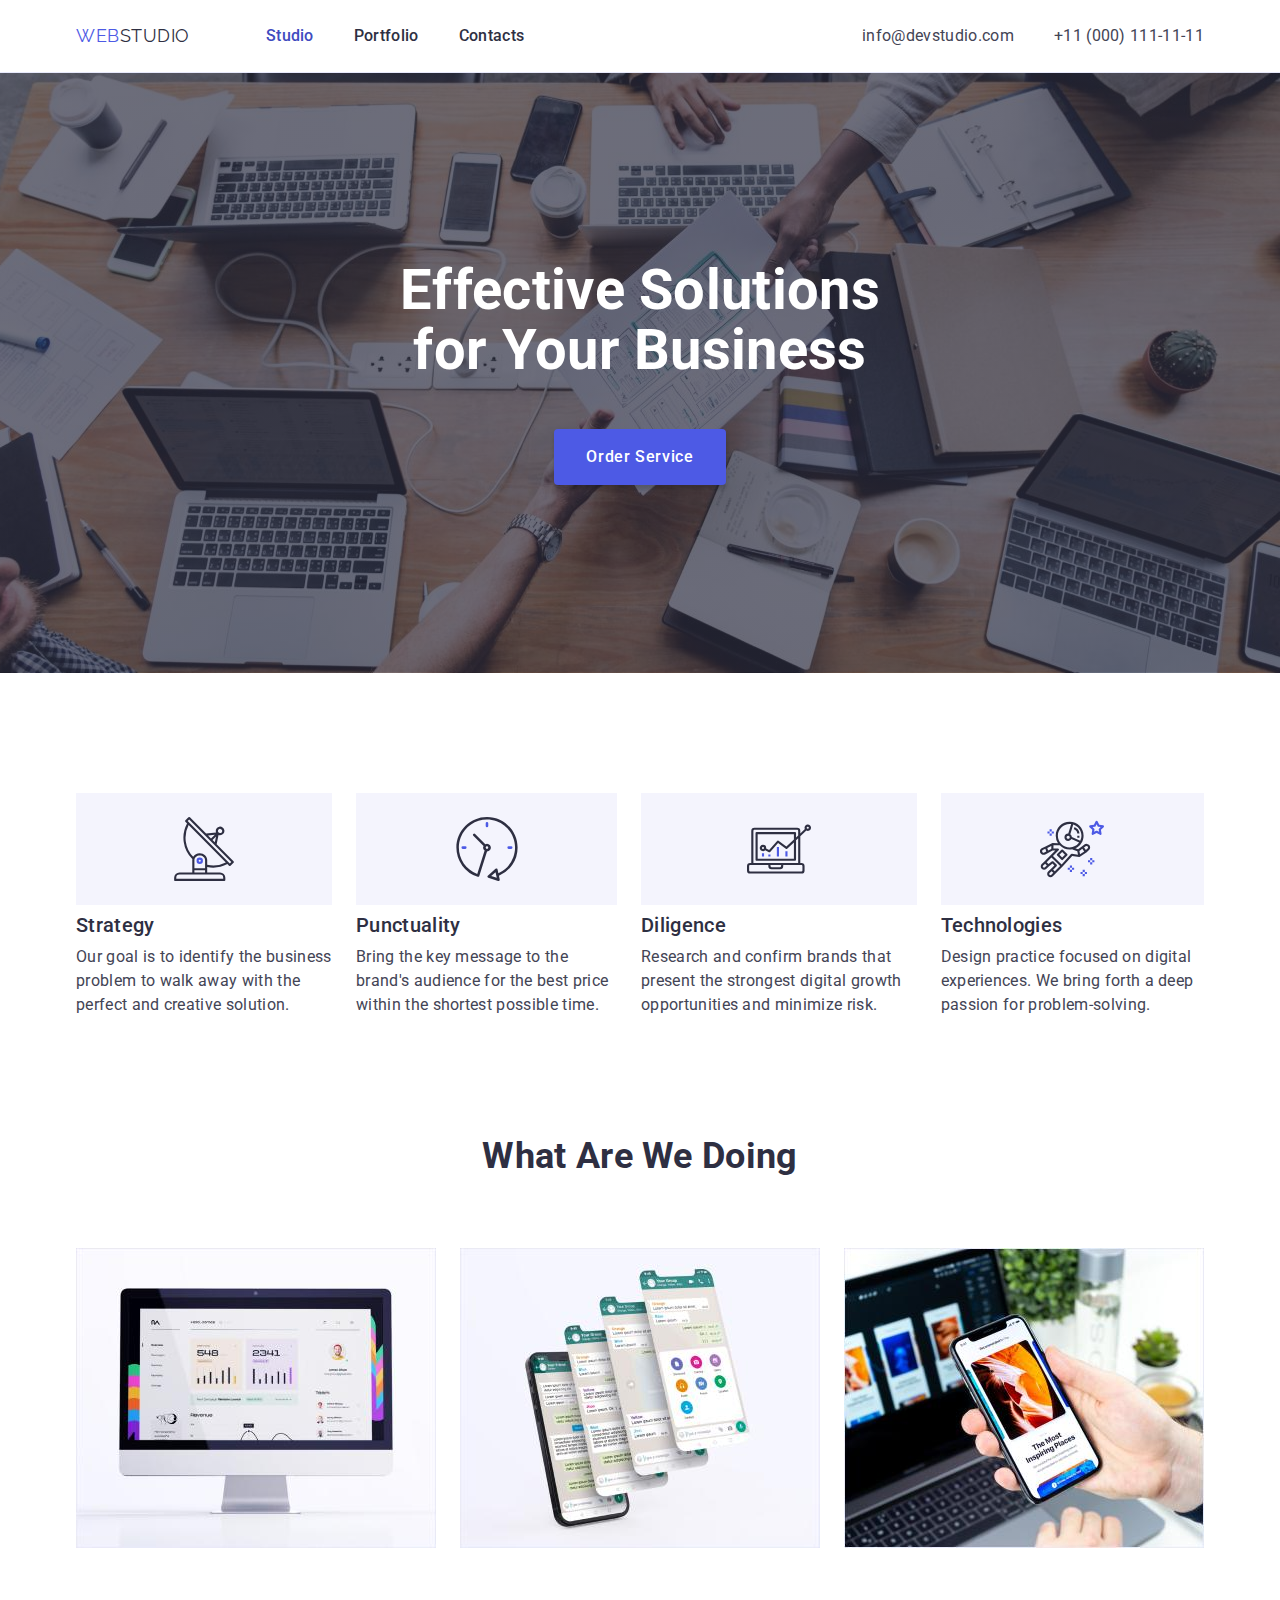
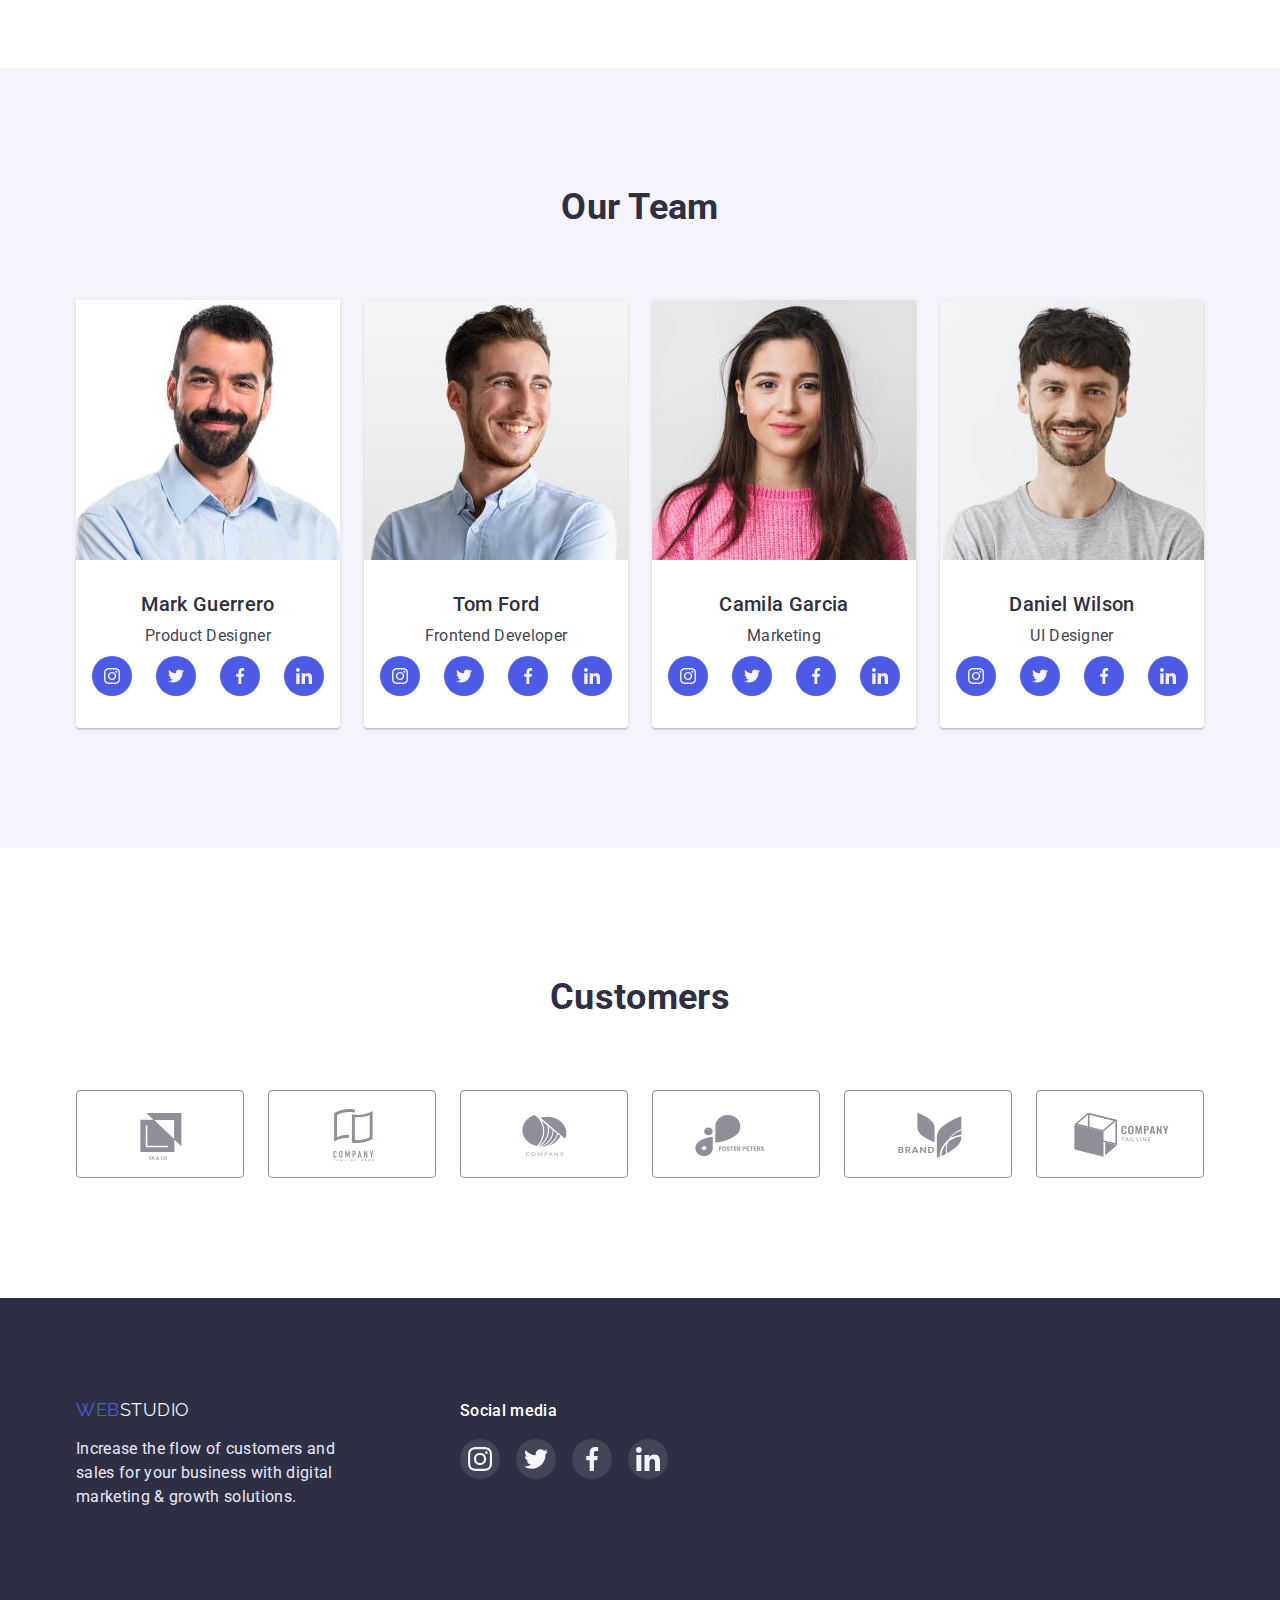
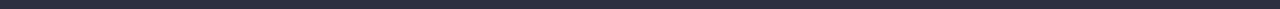
<file: index.html>
<!DOCTYPE html>
<html lang="en">
  <head>
    <meta charset="UTF-8" />
    <meta http-equiv="X-UA-Compatible" content="IE=edge" />
    <meta name="viewport" content="width=device-width, initial-scale=1.0" />
    <title>Document</title>
    <link rel="preconnect" href="https://fonts.googleapis.com" />
    <link rel="preconnect" href="https://fonts.gstatic.com" crossorigin />
    <link
      href="https://fonts.googleapis.com/css2?family=Raleway:wght@800&family=Roboto:wght@400;500;700;900&display=swap"
      rel="stylesheet"
    />
    <link
      rel="stylesheet"
      href="https://cdn.jsdelivr.net/npm/modern-normalize@1.1.0/modern-normalize.min.css"
    />
    <link rel="stylesheet" href="./css/styles.css" />
  </head>
  <body>
    <!-- HEADER -->
    <header class="header">
      <div class="container header-box">
        <!-- Navigation -->
        <nav class="navigation">
          <a href="./index.html" class="logo"
            >Web<span class="logo-header">Studio</span></a
          >
          <ul class="menu list">
            <li class="menu-item">
              <a href="./index.html" class="menu-link current">Studio</a>
            </li>
            <li class="menu-item">
              <a href="./portfolio.html" class="menu-link">Portfolio</a>
            </li>
            <li class="menu-item">
              <a href="#" class="menu-link">Contacts</a>
            </li>
          </ul>
        </nav>

        <!-- Contacts -->
        <address class="contacts-box">
          <ul class="contacts list">
            <li class="contacts-item">
              <a href="mailto:info@devstudio.com" class="contacts-link"
                >info@devstudio.com</a
              >
            </li>
            <li class="contacts-item">
              <a href="tel:+110001111111" class="contacts-link"
                >+11 (000) 111-11-11</a
              >
            </li>
          </ul>
        </address>
      </div>
    </header>

    <main>
      <!-- SECTION HERO -->
      <section class="hero">
        <div class="container">
          <h1 class="hero-title">Effective Solutions for Your Business</h1>
          <button type="button" class="button hero-btn">Order Service</button>
        </div>
      </section>
      <!-- SECTION OUR FEATURES -->
      <section class="section features">
        <div class="container">
          <h2 class="section-title visually-hidden">Our Features</h2>
          <ul class="features-list list">
            <li class="features-list-item">
              <div class="thumb">
                <svg class="features-icon" width="64" height="64">
                  <use href="./images/icons.svg#icon-antenna"></use>
                </svg>
              </div>
              <h3 class="features-list-title">Strategy</h3>
              <p class="features-list-text">
                Our goal is to identify the business problem to walk away with
                the perfect and creative solution.
              </p>
            </li>
            <li class="features-list-item">
              <div class="thumb">
                <svg class="features-icon" width="64" height="64">
                  <use href="./images/icons.svg#icon-clock"></use>
                </svg>
              </div>
              <h3 class="features-list-title">Punctuality</h3>
              <p class="features-list-text">
                Bring the key message to the brand's audience for the best price
                within the shortest possible time.
              </p>
            </li>
            <li class="features-list-item">
              <div class="thumb">
                <svg class="features-icon" width="64" height="64">
                  <use href="./images/icons.svg#icon-diagram"></use>
                </svg>
              </div>
              <h3 class="features-list-title">Diligence</h3>
              <p class="features-list-text">
                Research and confirm brands that present the strongest digital
                growth opportunities and minimize risk.
              </p>
            </li>
            <li class="features-list-item">
              <div class="thumb">
                <svg class="features-icon" width="64" height="64">
                  <use href="./images/icons.svg#icon-astronaut"></use>
                </svg>
              </div>
              <h3 class="features-list-title">Technologies</h3>
              <p class="features-list-text">
                Design practice focused on digital experiences. We bring forth a
                deep passion for problem-solving.
              </p>
            </li>
          </ul>
        </div>
      </section>
      <!-- SECTION OUR WORK -->
      <section class="section work">
        <div class="container">
          <h2 class="section-title">What are we doing</h2>
          <ul class="work-list list">
            <li class="work-list-item">
              <img
                src="./images/our_work/computer.jpg"
                alt="computer"
                width="360"
                height="300"
              />
            </li>
            <li class="work-list-item">
              <img
                src="./images/our_work/cellphone.jpg"
                alt="cellphone"
                width="360"
                height="300"
              />
            </li>
            <li class="work-list-item">
              <img
                src="./images/our_work/laptop_and_cellphone.jpg"
                alt="laptop and cellphone"
                width="360"
                height="300"
              />
            </li>
          </ul>
        </div>
      </section>
      <!-- SECTION OUR TEAM -->
      <section class="section team">
        <div class="container">
          <h2 class="section-title">Our Team</h2>
          <ul class="team-list list">
            <li class="team-list-item">
              <img
                src="./images/our_team/guerrero.jpg"
                alt="middle-aged man with beard"
                width="264"
                height="260"
              />
              <div class="team-desc">
                <h3 class="team-list-title">Mark Guerrero</h3>
                <p class="team-list-text">Product Designer</p>
                <ul class="team-social-list list">
                  <li class="team-social-list-item">
                    <a
                      href="#"
                      class="team-social-list-link"
                      aria-label="instagram"
                    >
                      <svg class="team-social-list-icon" width="16" height="16">
                        <use href="./images/icons.svg#icon-instagram"></use>
                      </svg>
                    </a>
                  </li>
                  <li class="team-social-list-item">
                    <a
                      href="#"
                      class="team-social-list-link"
                      aria-label="twitter"
                    >
                      <svg class="team-social-list-icon" width="16" height="16">
                        <use href="./images/icons.svg#icon-twitter"></use>
                      </svg>
                    </a>
                  </li>
                  <li class="team-social-list-item">
                    <a
                      href="#"
                      class="team-social-list-link"
                      aria-label="facebook"
                    >
                      <svg class="team-social-list-icon" width="16" height="16">
                        <use href="./images/icons.svg#icon-facebook"></use>
                      </svg>
                    </a>
                  </li>
                  <li class="team-social-list-item">
                    <a
                      href="#"
                      class="team-social-list-link"
                      aria-label="linkedin"
                    >
                      <svg class="team-social-list-icon" width="16" height="16">
                        <use href="./images/icons.svg#icon-linkedin"></use>
                      </svg>
                    </a>
                  </li>
                </ul>
              </div>
            </li>

            <li class="team-list-item">
              <img
                src="./images/our_team/ford.jpg"
                alt="young smiling man in shirt"
                width="264"
                height="260"
              />
              <div class="team-desc">
                <h3 class="team-list-title">Tom Ford</h3>
                <p class="team-list-text">Frontend Developer</p>
                <ul class="team-social-list list">
                  <li class="team-social-list-item">
                    <a
                      href="#"
                      class="team-social-list-link"
                      aria-label="instagram"
                    >
                      <svg class="team-social-list-icon" width="16" height="16">
                        <use href="./images/icons.svg#icon-instagram"></use>
                      </svg>
                    </a>
                  </li>
                  <li class="team-social-list-item">
                    <a
                      href="#"
                      class="team-social-list-link"
                      aria-label="twitter"
                    >
                      <svg class="team-social-list-icon" width="16" height="16">
                        <use href="./images/icons.svg#icon-twitter"></use>
                      </svg>
                    </a>
                  </li>
                  <li class="team-social-list-item">
                    <a
                      href="#"
                      class="team-social-list-link"
                      aria-label="facebook"
                    >
                      <svg class="team-social-list-icon" width="16" height="16">
                        <use href="./images/icons.svg#icon-facebook"></use>
                      </svg>
                    </a>
                  </li>
                  <li class="team-social-list-item">
                    <a
                      href="#"
                      class="team-social-list-link"
                      aria-label="linkedin"
                    >
                      <svg class="team-social-list-icon" width="16" height="16">
                        <use href="./images/icons.svg#icon-linkedin"></use>
                      </svg>
                    </a>
                  </li>
                </ul>
              </div>
            </li>
            <li class="team-list-item">
              <img
                src="./images/our_team/garcia.jpg"
                alt="young girl in a pink sweater"
                width="264"
                height="260"
              />
              <div class="team-desc">
                <h3 class="team-list-title">Camila Garcia</h3>
                <p class="team-list-text">Marketing</p>
                <ul class="team-social-list list">
                  <li class="team-social-list-item">
                    <a
                      href="#"
                      class="team-social-list-link"
                      aria-label="instagram"
                    >
                      <svg class="team-social-list-icon" width="16" height="16">
                        <use href="./images/icons.svg#icon-instagram"></use>
                      </svg>
                    </a>
                  </li>
                  <li class="team-social-list-item">
                    <a
                      href="#"
                      class="team-social-list-link"
                      aria-label="twitter"
                    >
                      <svg class="team-social-list-icon" width="16" height="16">
                        <use href="./images/icons.svg#icon-twitter"></use>
                      </svg>
                    </a>
                  </li>
                  <li class="team-social-list-item">
                    <a
                      href="#"
                      class="team-social-list-link"
                      aria-label="facebook"
                    >
                      <svg class="team-social-list-icon" width="16" height="16">
                        <use href="./images/icons.svg#icon-facebook"></use>
                      </svg>
                    </a>
                  </li>
                  <li class="team-social-list-item">
                    <a
                      href="#"
                      class="team-social-list-link"
                      aria-label="linkedin"
                    >
                      <svg class="team-social-list-icon" width="16" height="16">
                        <use href="./images/icons.svg#icon-linkedin"></use>
                      </svg>
                    </a>
                  </li>
                </ul>
              </div>
            </li>
            <li class="team-list-item">
              <img
                src="./images/our_team/wilson.jpg"
                alt="young smiling man in t-shirt"
                width="264"
                height="260"
              />
              <div class="team-desc">
                <h3 class="team-list-title">Daniel Wilson</h3>
                <p class="team-list-text">UI Designer</p>
                <ul class="team-social-list list">
                  <li class="team-social-list-item">
                    <a
                      href="#"
                      class="team-social-list-link"
                      aria-label="instagram"
                    >
                      <svg class="team-social-list-icon" width="16" height="16">
                        <use href="./images/icons.svg#icon-instagram"></use>
                      </svg>
                    </a>
                  </li>
                  <li class="team-social-list-item">
                    <a
                      href="#"
                      class="team-social-list-link"
                      aria-label="twitter"
                    >
                      <svg class="team-social-list-icon" width="16" height="16">
                        <use href="./images/icons.svg#icon-twitter"></use>
                      </svg>
                    </a>
                  </li>
                  <li class="team-social-list-item">
                    <a
                      href="#"
                      class="team-social-list-link"
                      aria-label="facebook"
                    >
                      <svg class="team-social-list-icon" width="16" height="16">
                        <use href="./images/icons.svg#icon-facebook"></use>
                      </svg>
                    </a>
                  </li>
                  <li class="team-social-list-item">
                    <a
                      href="#"
                      class="team-social-list-link"
                      aria-label="linkedin"
                    >
                      <svg class="team-social-list-icon" width="16" height="16">
                        <use href="./images/icons.svg#icon-linkedin"></use>
                      </svg>
                    </a>
                  </li>
                </ul>
              </div>
            </li>
          </ul>
        </div>
      </section>
      <!-- SECTION CUSTOMERS -->
      <section class="section customers">
        <div class="container">
          <h2 class="section-title">Customers</h2>

          <ul class="customers-list list">
            <li class="customers-list-item">
              <a href="" class="customers-list-link" aria-label="Company-1">
                <svg class="customers-list-icon" width="104" height="56">
                  <use href="./images/icons.svg#icon-company_1"></use>
                </svg>
              </a>
            </li>
            <li class="customers-list-item">
              <a href="" class="customers-list-link" aria-label="Company-2">
                <svg class="customers-list-icon" width="104" height="56">
                  <use href="./images/icons.svg#icon-company_2"></use>
                </svg>
              </a>
            </li>
            <li class="customers-list-item">
              <a href="" class="customers-list-link" aria-label="Company-3">
                <svg class="customers-list-icon" width="104" height="56">
                  <use href="./images/icons.svg#icon-company_3"></use>
                </svg>
              </a>
            </li>
            <li class="customers-list-item">
              <a href="" class="customers-list-link" aria-label="Company-4">
                <svg class="customers-list-icon" width="104" height="56">
                  <use href="./images/icons.svg#icon-company_4"></use>
                </svg>
              </a>
            </li>
            <li class="customers-list-item">
              <a href="" class="customers-list-link" aria-label="Company-5">
                <svg class="customers-list-icon" width="104" height="56">
                  <use href="./images/icons.svg#icon-company_5"></use>
                </svg>
              </a>
            </li>
            <li class="customers-list-item">
              <a href="" class="customers-list-link" aria-label="Company-6">
                <svg class="customers-list-icon" width="104" height="56">
                  <use href="./images/icons.svg#icon-company_6"></use>
                </svg>
              </a>
            </li>
          </ul>
        </div>
      </section>
    </main>
    <!-- FOOTER -->
    <footer class="footer">
      <div class="container footer-box">
        <div class="footer-desc">
          <a href="./index.html" class="logo"
            >Web<span class="logo-footer">Studio</span></a
          >
          <p class="footer-text">
            Increase the flow of customers and sales for your business with
            digital marketing & growth solutions.
          </p>
        </div>

        <!-- SOCIAL_LINKS -->
        <div class="social-liks">
          <h4 class="social-list-title">Social media</h4>
          <ul class="social-list list">
            <li class="social-list-item">
              <a class="social-list-link" href="#" aria-label="instagram">
                <svg class="social-list-icon" width="24" height="24">
                  <use href="./images/icons.svg#icon-instagram"></use>
                </svg>
              </a>
            </li>
            <li class="social-list-item">
              <a class="social-list-link" href="#" aria-label="twitter">
                <svg class="social-list-icon" width="24" height="24">
                  <use href="./images/icons.svg#icon-twitter"></use>
                </svg>
              </a>
            </li>
            <li class="social-list-item">
              <a class="social-list-link" href="#" aria-label="facebook">
                <svg class="social-list-icon" width="24" height="24">
                  <use href="./images/icons.svg#icon-facebook"></use>
                </svg>
              </a>
            </li>
            <li class="social-list-item">
              <a class="social-list-link" href="#" aria-label="linkedin">
                <svg class="social-list-icon" width="24" height="24">
                  <use href="./images/icons.svg#icon-linkedin"></use>
                </svg>
              </a>
            </li>
          </ul>
        </div>
      </div>
    </footer>
  </body>
</html>
</file>
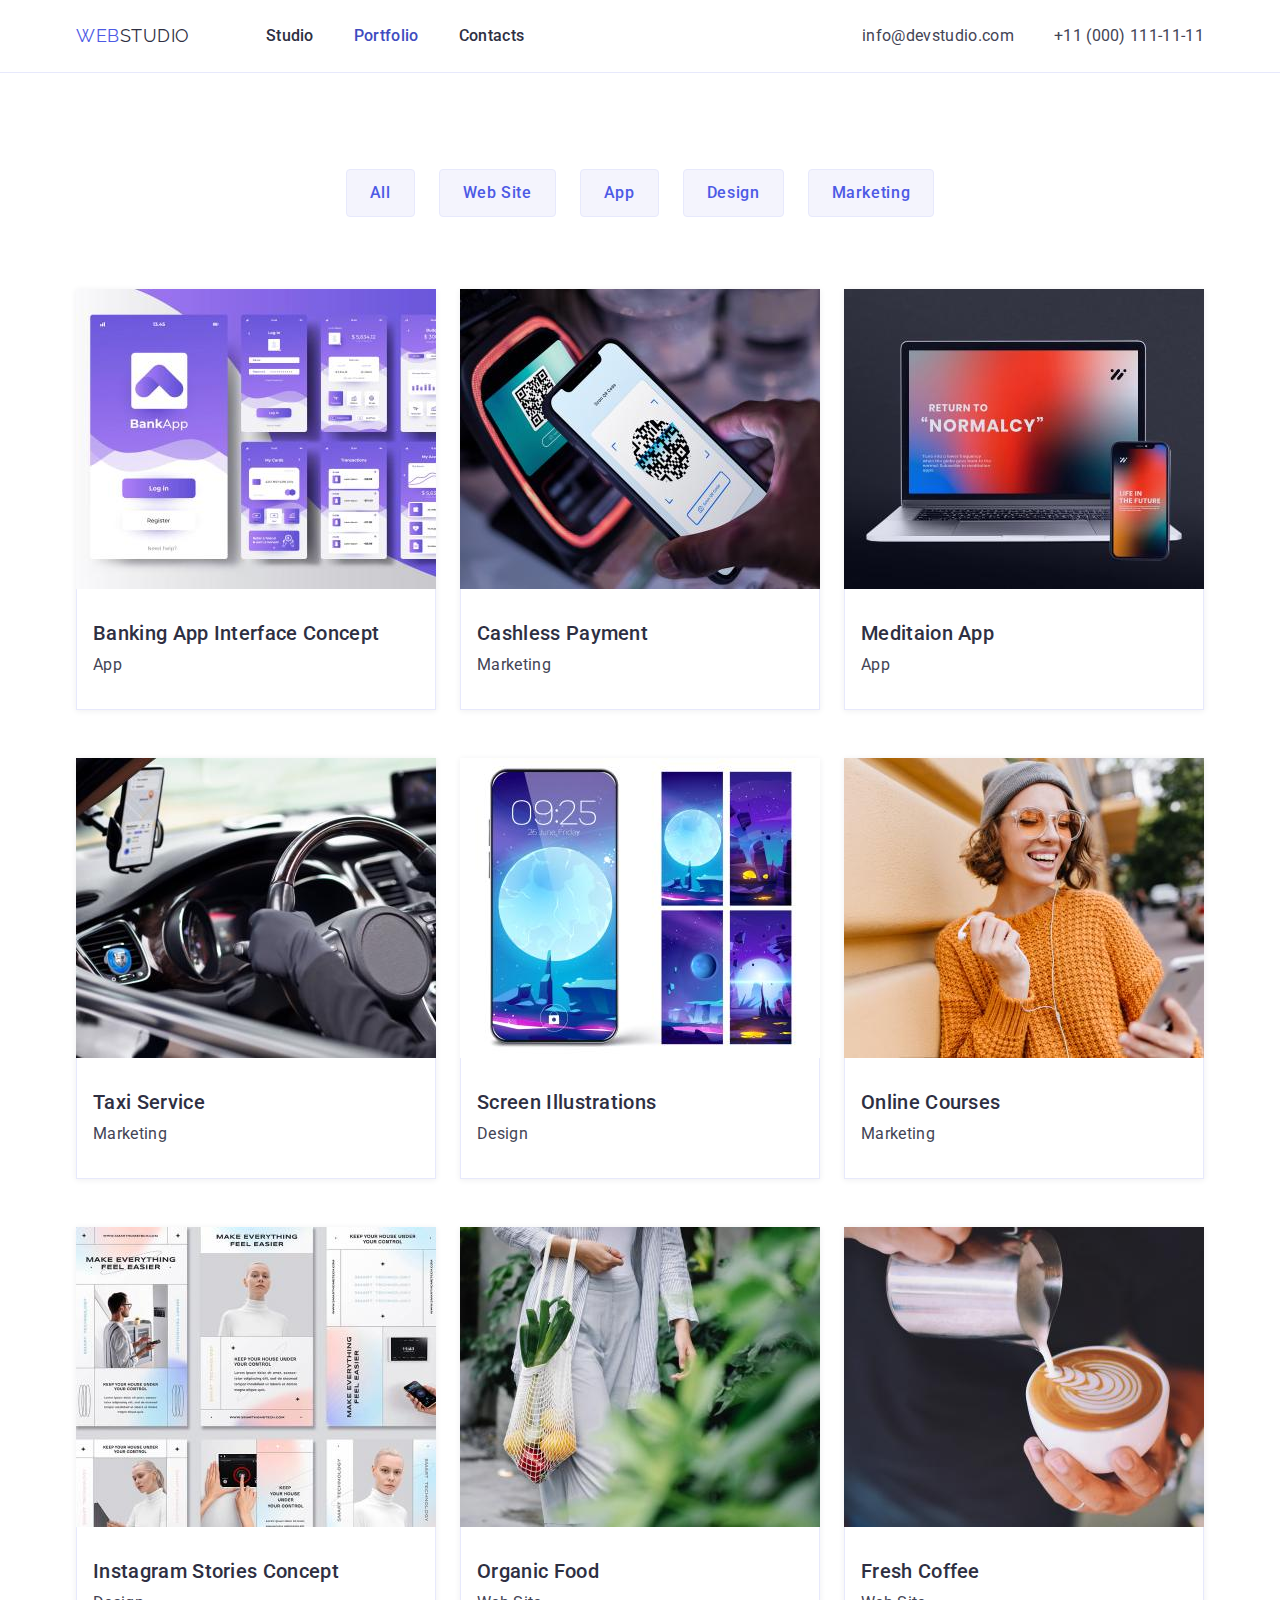
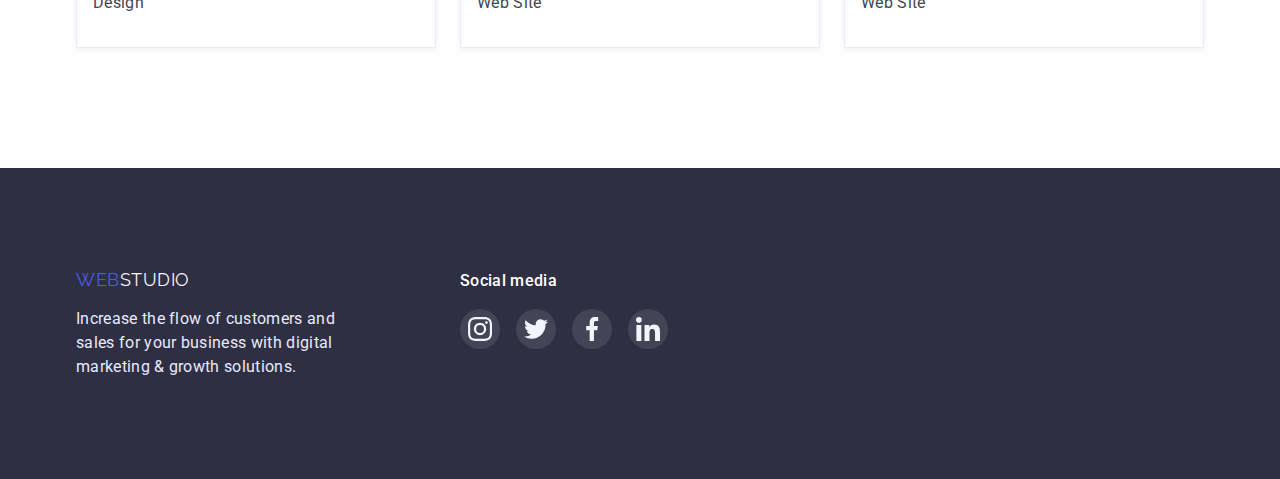
<file: portfolio.html>
<!DOCTYPE html>
<html lang="en">
  <head>
    <meta charset="UTF-8" />
    <meta http-equiv="X-UA-Compatible" content="IE=edge" />
    <meta name="viewport" content="width=device-width, initial-scale=1.0" />
    <title>Document</title>
    <link rel="preconnect" href="https://fonts.googleapis.com" />
    <link rel="preconnect" href="https://fonts.gstatic.com" crossorigin />
    <link
      href="https://fonts.googleapis.com/css2?family=Raleway:wght@800&family=Roboto:wght@400;500;700;900&display=swap"
      rel="stylesheet"
    />
    <link
      rel="stylesheet"
      href="https://cdn.jsdelivr.net/npm/modern-normalize@1.1.0/modern-normalize.min.css"
    />
    <link rel="stylesheet" href="./css/styles.css" />
  </head>
  <body>
    <!-- HEADER -->
    <header class="header">
      <div class="container header-box">
        <!-- Navigation -->
        <nav class="navigation">
          <a href="./index.html" class="logo"
            >Web<span class="logo-header">Studio</span></a
          >
          <ul class="menu list">
            <li class="menu-item">
              <a href="./index.html" class="menu-link">Studio</a>
            </li>
            <li class="menu-item">
              <a href="./portfolio.html" class="menu-link current">Portfolio</a>
            </li>
            <li class="menu-item">
              <a href="#" class="menu-link">Contacts</a>
            </li>
          </ul>
        </nav>

        <!-- Contacts -->
        <address class="contacts-box">
          <ul class="contacts list">
            <li class="contacts-item">
              <a href="mailto:info@devstudio.com" class="contacts-link"
                >info@devstudio.com</a
              >
            </li>
            <li class="contacts-item">
              <a href="tel:+110001111111" class="contacts-link"
                >+11 (000) 111-11-11</a
              >
            </li>
          </ul>
        </address>
      </div>
    </header>

    <main>
      <!--SECTION PORTFOLIO-->
      <section class="section portfolio">
        <div class="container">
          <h1 class="portfolio-title visually-hidden">Portfolio</h1>
          <ul class="filter list">
            <li class="filter-item">
              <button type="button" class="button filter-btn">All</button>
            </li>
            <li class="filter-item">
              <button type="button" class="button filter-btn">Web Site</button>
            </li>
            <li class="filter-item">
              <button type="button" class="button filter-btn">App</button>
            </li>
            <li class="filter-item">
              <button type="button" class="button filter-btn">Design</button>
            </li>
            <li class="filter-item">
              <button type="button" class="button filter-btn">Marketing</button>
            </li>
          </ul>
          <ul class="portfolio-list list">
            <li class="portfolio-list-item">
              <a href="#" class="portfolio-list-link">
                <img
                  src="./images/portfolio/banking_app.jpg"
                  alt="Banking App"
                  width="360"
                  height="300"
                />
                <div class="wrapper">
                  <h2 class="portfolio-list-title">
                    Banking App Interface Concept
                  </h2>
                  <p class="portfolio-list-text">App</p>
                </div></a
              >
            </li>

            <li class="portfolio-list-item">
              <a href="#" class="portfolio-list-link">
                <img
                  src="./images/portfolio/mobile_phone.jpg"
                  alt="mobile phone is reading QR code"
                  width="360"
                  height="300"
                />
                <div class="wrapper">
                  <h2 class="portfolio-list-title">Cashless Payment</h2>
                  <p class="portfolio-list-text">Marketing</p>
                </div>
              </a>
            </li>

            <li class="portfolio-list-item">
              <a href="#" class="portfolio-list-link">
                <img
                  src="./images/portfolio/laptop_and_sellphone.jpg"
                  alt="laptop and cellphone"
                  width="360"
                  height="300"
                />
                <div class="wrapper">
                  <h2 class="portfolio-list-title">Meditaion App</h2>
                  <p class="portfolio-list-text">App</p>
                </div></a
              >
            </li>

            <li class="portfolio-list-item">
              <a href="#" class="portfolio-list-link"
                ><img
                  src="./images/portfolio/driver.jpg"
                  alt="a person driving a car"
                  width="360"
                  height="300"
                />
                <div class="wrapper">
                  <h2 class="portfolio-list-title">Taxi Service</h2>
                  <p class="portfolio-list-text">Marketing</p>
                </div></a
              >
            </li>

            <li class="portfolio-list-item">
              <a href="#" class="portfolio-list-link"
                ><img
                  src="./images/portfolio/screen_illustrations.jpg"
                  alt="Screen Illustrations"
                  width="360"
                  height="300"
                />
                <div class="wrapper">
                  <h2 class="portfolio-list-title">Screen Illustrations</h2>
                  <p class="portfolio-list-text">Design</p>
                </div></a
              >
            </li>

            <li class="portfolio-list-item">
              <a href="#" class="portfolio-list-link"
                ><img
                  src="./images/portfolio/girl_with_sellphone.jpg"
                  alt="smiling girl looks at the sellphone"
                  width="360"
                  height="300"
                />
                <div class="wrapper">
                  <h2 class="portfolio-list-title">Online Courses</h2>
                  <p class="portfolio-list-text">Marketing</p>
                </div></a
              >
            </li>

            <li class="portfolio-list-item">
              <a href="#" class="portfolio-list-link"
                ><img
                  src="./images/portfolio/smart_home.jpg"
                  alt="smart home technology"
                  width="360"
                  height="300"
                />
                <div class="wrapper">
                  <h2 class="portfolio-list-title">
                    Instagram Stories Concept
                  </h2>
                  <p class="portfolio-list-text">Design</p>
                </div></a
              >
            </li>

            <li class="portfolio-list-item">
              <a href="#" class="portfolio-list-link"
                ><img
                  src="./images/portfolio/organic_food.jpg"
                  alt="a woman carries a bag of vegetables"
                  width="360"
                  height="300"
                />
                <div class="wrapper">
                  <h2 class="portfolio-list-title">Organic Food</h2>
                  <p class="portfolio-list-text">Web Site</p>
                </div></a
              >
            </li>

            <li class="portfolio-list-item">
              <a href="#" class="portfolio-list-link"
                ><img
                  src="./images/portfolio/coffe.jpg"
                  alt="the man pours milk into the coffee"
                  width="360"
                  height="300"
                />
                <div class="wrapper">
                  <h2 class="portfolio-list-title">Fresh Coffee</h2>
                  <p class="portfolio-list-text">Web Site</p>
                </div></a
              >
            </li>
          </ul>
        </div>
      </section>
    </main>
    <!-- FOOTER -->
    <footer class="footer">
      <div class="container footer-box">
        <div class="footer-desc">
          <a href="./index.html" class="logo"
            >Web<span class="logo-footer">Studio</span></a
          >
          <p class="footer-text">
            Increase the flow of customers and sales for your business with
            digital marketing & growth solutions.
          </p>
        </div>

        <!-- SOCIAL_LINKS -->
        <div class="social-liks">
          <h4 class="social-list-title">Social media</h4>
          <ul class="social-list list">
            <li class="social-list-item">
              <a class="social-list-link" href="#" aria-label="instagram">
                <svg class="social-list-icon" width="24" height="24">
                  <use href="./images/icons.svg#icon-instagram"></use>
                </svg>
              </a>
            </li>
            <li class="social-list-item">
              <a class="social-list-link" href="#" aria-label="twitter">
                <svg class="social-list-icon" width="24" height="24">
                  <use href="./images/icons.svg#icon-twitter"></use>
                </svg>
              </a>
            </li>
            <li class="social-list-item">
              <a class="social-list-link" href="#" aria-label="facebook">
                <svg class="social-list-icon" width="24" height="24">
                  <use href="./images/icons.svg#icon-facebook"></use>
                </svg>
              </a>
            </li>
            <li class="social-list-item">
              <a class="social-list-link" href="#" aria-label="linkedin">
                <svg class="social-list-icon" width="24" height="24">
                  <use href="./images/icons.svg#icon-linkedin"></use>
                </svg>
              </a>
            </li>
          </ul>
        </div>
      </div>
    </footer>
  </body>
</html>
</file>
<file: css/styles.css>
:root {
    --primary-text-color: #434455;
    --title-color: #2E2F42;
    --accent-color: #4D5AE5;
    --white-color: #ffffff;
    --color-cloud: #F4F4FD;
    --color-cornflower: #E7E9FC;
    --hover-color: #404BBF;
    --company-logo-color: #8E8F99;
}

body {
    background-color: var(--white-color);
    color: var(--primary-text-color);
    font-family: 'Roboto', sans-serif;
    letter-spacing: 0.02em;
}

h1,
h2,
h3,
h4,
p {
    margin-top: 0;
    margin-bottom: 0;
}

ul {
    margin-top: 0;
    margin-bottom: 0;
    padding-left: 0;
}

img {
    display: block;
    max-width: 100%;
    height: auto;
}

.list {
    list-style: none;
}

/*========================= COMPONENTS============================= */
.visually-hidden {
    position: absolute;
    width: 1px;
    height: 1px;
    margin: -1px;
    border: 0;
    padding: 0;

    white-space: nowrap;
    clip-path: inset(100%);
    clip: rect(0 0 0 0);
    overflow: hidden;
}

.container {
    width: 1158px;
    padding: 0 15px;
    margin-left: auto;
    margin-right: auto;
}

.menu-link.current {
    color: var(--hover-color);
}

.menu-item:not(:last-child),
.contacts-item:not(:last-child) {
    margin-right: 40px;
}

.button {
    font-weight: 500;
    font-size: 16px;
    line-height: 1.5;
    letter-spacing: 0.04em;
    border-radius: 4px;
    cursor: pointer;
}

.logo {
    color: var(--accent-color);
    font-family: 'Raleway', sans-serif;
    font-size: 18px;
    line-height: 1.3;
    letter-spacing: 0.03em;
    text-decoration: none;
    text-transform: uppercase;
}

.menu-link,
.contacts-link {
    display: block;
    padding-top: 24px;
    padding-bottom: 24px;

    text-decoration: none;
    line-height: 1.5;
}

.section {
    padding-top: 120px;
    padding-bottom: 120px;
}

.section-title {
    margin-bottom: 72px;

    color: var(--title-color);
    font-size: 36px;
    line-height: 1.1;
    text-align: center;
    text-transform: capitalize;
}

.features-list,
.work-list,
.team-list {
    display: flex;
    gap: 24px;
}

.features-list-title,
.team-list-title,
.portfolio-list-title {
    color: var(--title-color);
    font-weight: 500;
    font-size: 20px;
    line-height: 1.2;
}

.team-list-title,
.portfolio-list-title,
.features-list-title {
    margin-bottom: 8px;
}

.features-list-text,
.team-list-text,
.portfolio-list-text {
    line-height: 1.5;
}
/* Social media links */
.social-list,
.team-social-list {
    display: flex;
    justify-content: center;
}

.team-social-list-item,
.social-list-item {
    width: 40px;
    height: 40px;
}

.team-social-list-link,
.social-list-link {
    display: flex;
    justify-content: center;
    align-items: center;
    width: 100%;
    height: 100%;
    border-radius: 50%;
}

.team-social-list-icon,
.social-list-icon {
    fill: var(--color-cloud);
}

/* ==============================HEADER=================================== */
.header {
    border-bottom: 1px solid var(--color-cornflower);
}
.header-box {
    display: flex;
}

.logo-header {
    color: var(--title-color);
}

/* ============Menu================ */
.navigation {
    display: flex;
    align-items: center;
}

.menu {
    display: flex; 
    margin-left: 76px;
}

.menu-link {
    color: var(--title-color);
    font-weight: 500;
}

.menu-link:hover,
.menu-link:focus {
    color: var(--hover-color);
}

/* ===========Contacts============== */
.contacts-box{
    margin-left: auto;
}

.contacts {
    display: flex;
}

.contacts-link {
    color: var(--primary-text-color);
    font-style: normal;
}

.contacts-link:hover,
.contacts-link:focus {
    color: var(--hover-color);
}

/* ===================================SECTION HERO============================= */
.hero {
    padding-top: 188px;
    padding-bottom: 188px;
    text-align: center;

    max-width: 1440px;
    margin-right: auto;
    margin-left: auto;

    
    background-image: linear-gradient(rgba(46, 47, 66, 0.7), rgba(46, 47, 66, 0.7)),
    url(../images/hero/bg.jpg);
    background-repeat: no-repeat;
    background-position: center;
    background-size: cover;
    background-color: var(--title-color);}

.hero-title {
    width: 494px;
    margin-bottom: 48px;
    margin-left: auto;
    margin-right: auto;

    color: var(--white-color);
    font-size: 56px;
    line-height: 1.07;
}

.hero-btn {
    padding: 16px 32px;

    color: var(--white-color);
    background-color: var(--accent-color);
    border: none;
    box-shadow: 0px 4px 4px rgba(0, 0, 0, 0.15);
}

.hero-btn:hover,
.hero-btn:focus {
    background-color: var(--hover-color);
}

/* ================================SECTION OUR FEATURES========================= */
.thumb{
    display: flex;
    justify-content: center;
    align-items: center;
    margin-bottom: 8px;
    height: 112px;
    background-color: var(--color-cloud);
}
.features-list-item {
    flex-basis: calc((100%-72px)/4);
}

/* ================================SECTION OUR WORK============================= */

.section.work {
    padding-top: 0;
}

.work-list-item {
    flex-basis: calc((100%-48px)/3);
}

/* ================================SECTION OUR TEAM============================= */
.section.team {
    background-color: var(--color-cloud);
}

.team-list-item {
    flex-basis: calc((100%-72px)/4);
    background: #FFFFFF;
    box-shadow: 0px 1px 6px rgba(46, 47, 66, 0.08), 0px 1px 1px rgba(46, 47, 66, 0.16), 0px 2px 1px rgba(46, 47, 66, 0.08);
    border-radius: 0px 0px 4px 4px;
}

.team-list-text{
    margin-bottom: 8px;
}

.team-desc{
    padding: 32px 0;
    text-align: center;
}

.team-social-list {
    gap: 24px;

}

.team-social-list-link {
    background-color: var(--accent-color);
}

.team-social-list-link:hover,
.team-social-list-link:focus {
    background-color: var(--hover-color);
}
/* =======================================CUSTOMERS=========================== */
.section.customers{
    padding-top: 130px;
}

.customers-list{
    display: flex;
    gap: 24px;
}

.customers-list-link{
    display: flex;
    justify-content: center;
    align-items: center;
    width: 168px;
    height: 88px;
    border: 1px solid var(--company-logo-color);
    border-radius: 4px;
}
.customers-list-link:hover,
.customers-list-link:focus{
    border: 1px solid var(--hover-color);}


.customers-list-icon{
    fill: var(--company-logo-color);
}

.customers-list-link:hover .customers-list-icon,
.customers-list-link:focus .customers-list-icon{
    fill: var(--hover-color);
}

/* =======================================FOOTER=============================== */

.footer{
    padding-top: 100px;
    padding-bottom: 100px;
    background-color: var(--title-color);
}

.footer-box{
    display: flex;
    align-items: baseline;
}

.logo-footer {
    color: var(--color-cloud);
}

.footer-text {
    width: 264px;
    margin-top: 16px;

    color: var(--color-cornflower);
    line-height: 1.5;
}

.footer-desc{
    margin-right: 120px;
}

.social-list-title{
    margin-bottom: 16px;

    font-weight: 500;
    line-height: calc(24/16);
    color: var(--white-color);
}

.social-list{
    gap: 16px;
}

.social-list-link{
    background-color: rgba(255, 255, 255, 0.1);
}

.social-list-link:hover,
.social-list-link:focus{
    background-color: #31D0AA;
}

/* ======================================PORTFOLIO STYLES=========================== */

.section.portfolio {
    padding-top: 96px;
}

.filter {
    display: flex;
    justify-content: center;
    margin-bottom: 72px;
}

.filter-item:not(:last-child) {
    margin-right: 24px;
}

.filter-btn {
    padding: 11px 23px;

    color: var(--accent-color);
    background-color: var(--color-cloud);
    border: 1px solid var(--color-cornflower);
}

.filter-btn:hover,
.filter-btn:focus {
    color: var(--white-color);
    background-color: var(--hover-color);
    border-color: var(--hover-color);
    box-shadow: 0px 3px 1px rgba(0, 0, 0, 0.1), 0px 2px 1px rgba(0, 0, 0, 0.08), 0px 2px 2px rgba(0, 0, 0, 0.12);
}


.portfolio-list{
    display: flex;
    flex-wrap: wrap;
    row-gap: 48px;
    column-gap: 24px;
    
}
.portfolio-list-item{
    flex-basis: calc((100% - 48px) / 3);
    box-shadow: 0px 1px 6px rgba(46, 47, 66, 0.08);
}

.wrapper{
    padding-top: 32px;
    padding-bottom: 32px;
    padding-left: 16px;
    border: 1px solid var(--color-cornflower);
    border-top: none;
}

 .portfolio-list-link{
    display: block;
    text-decoration: none;
    color:inherit;
 }

 .portfolio-list-link:hover{
    border: 1px solid var(--color-cloud);
    box-shadow: 0px 1px 6px rgba(46, 47, 66, 0.08), 0px 1px 1px rgba(46, 47, 66, 0.16), 0px 2px 1px rgba(46, 47, 66, 0.08);
 }
</file>
